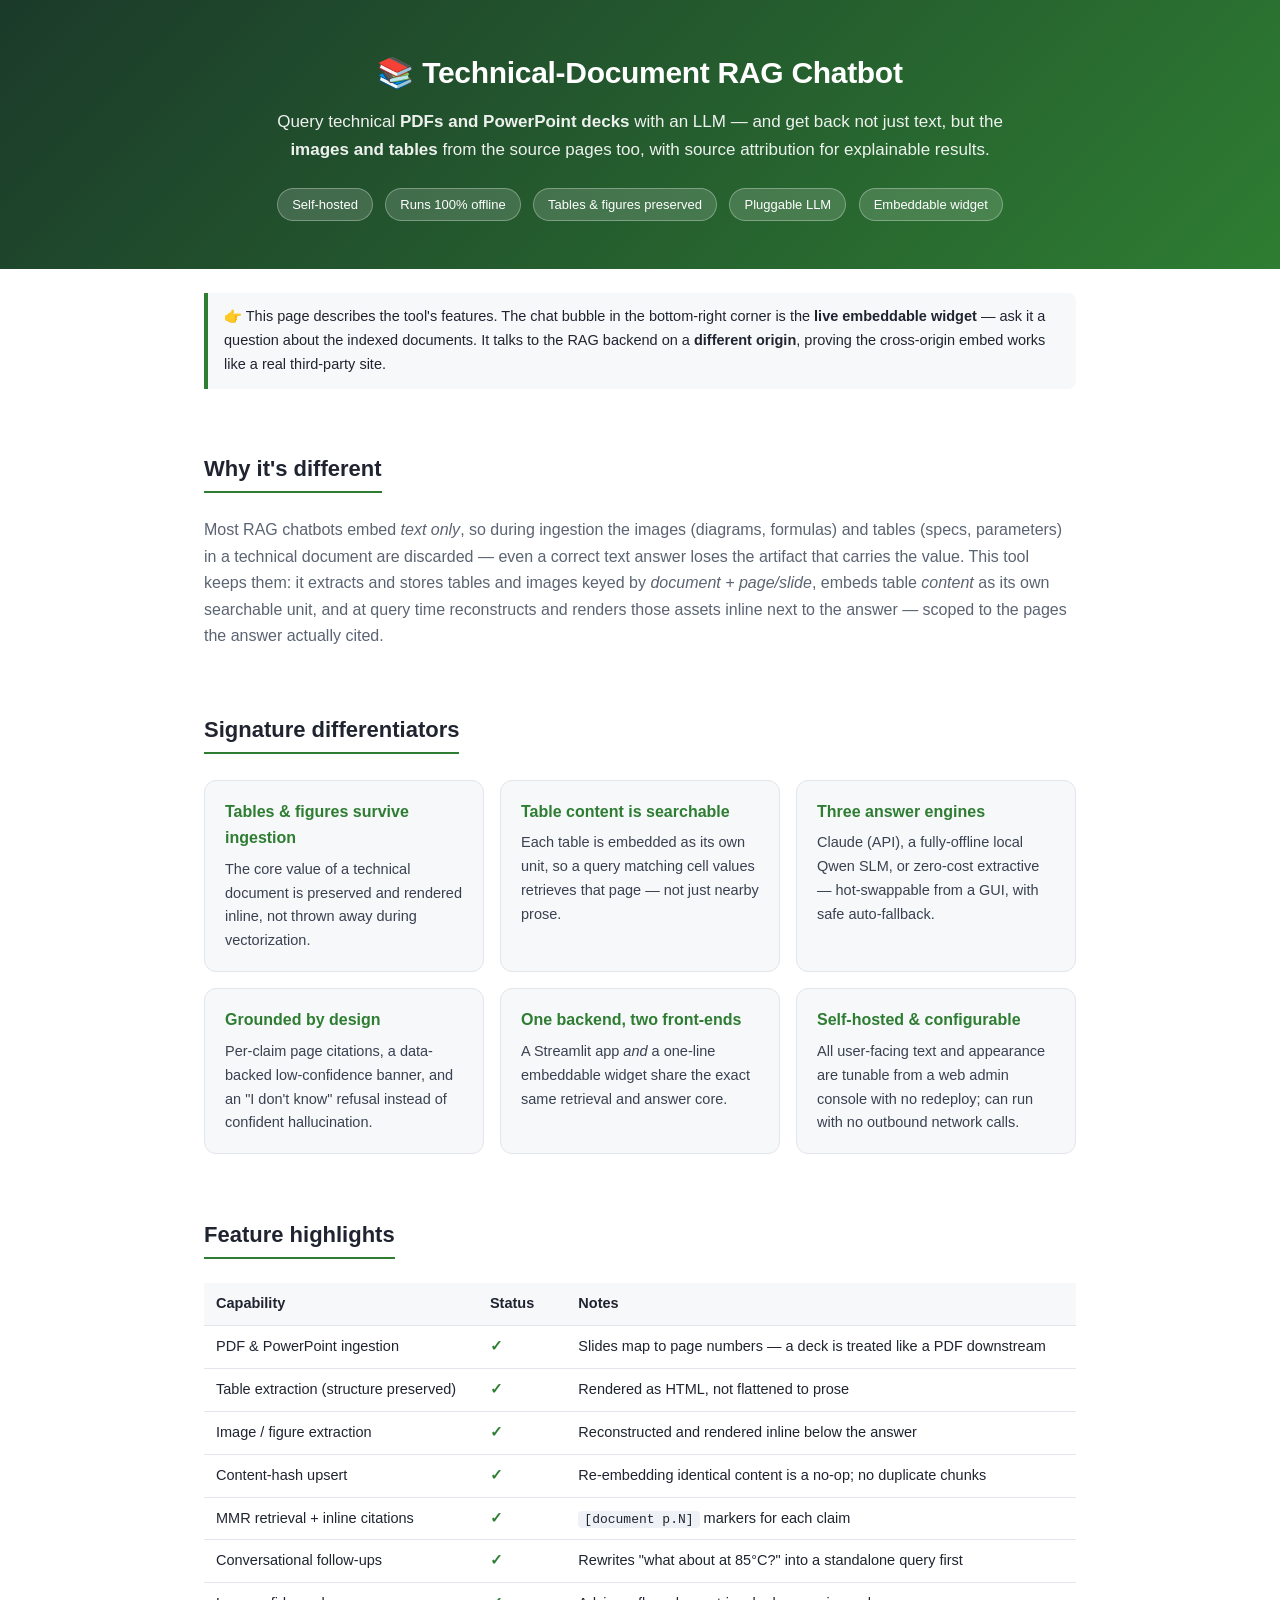
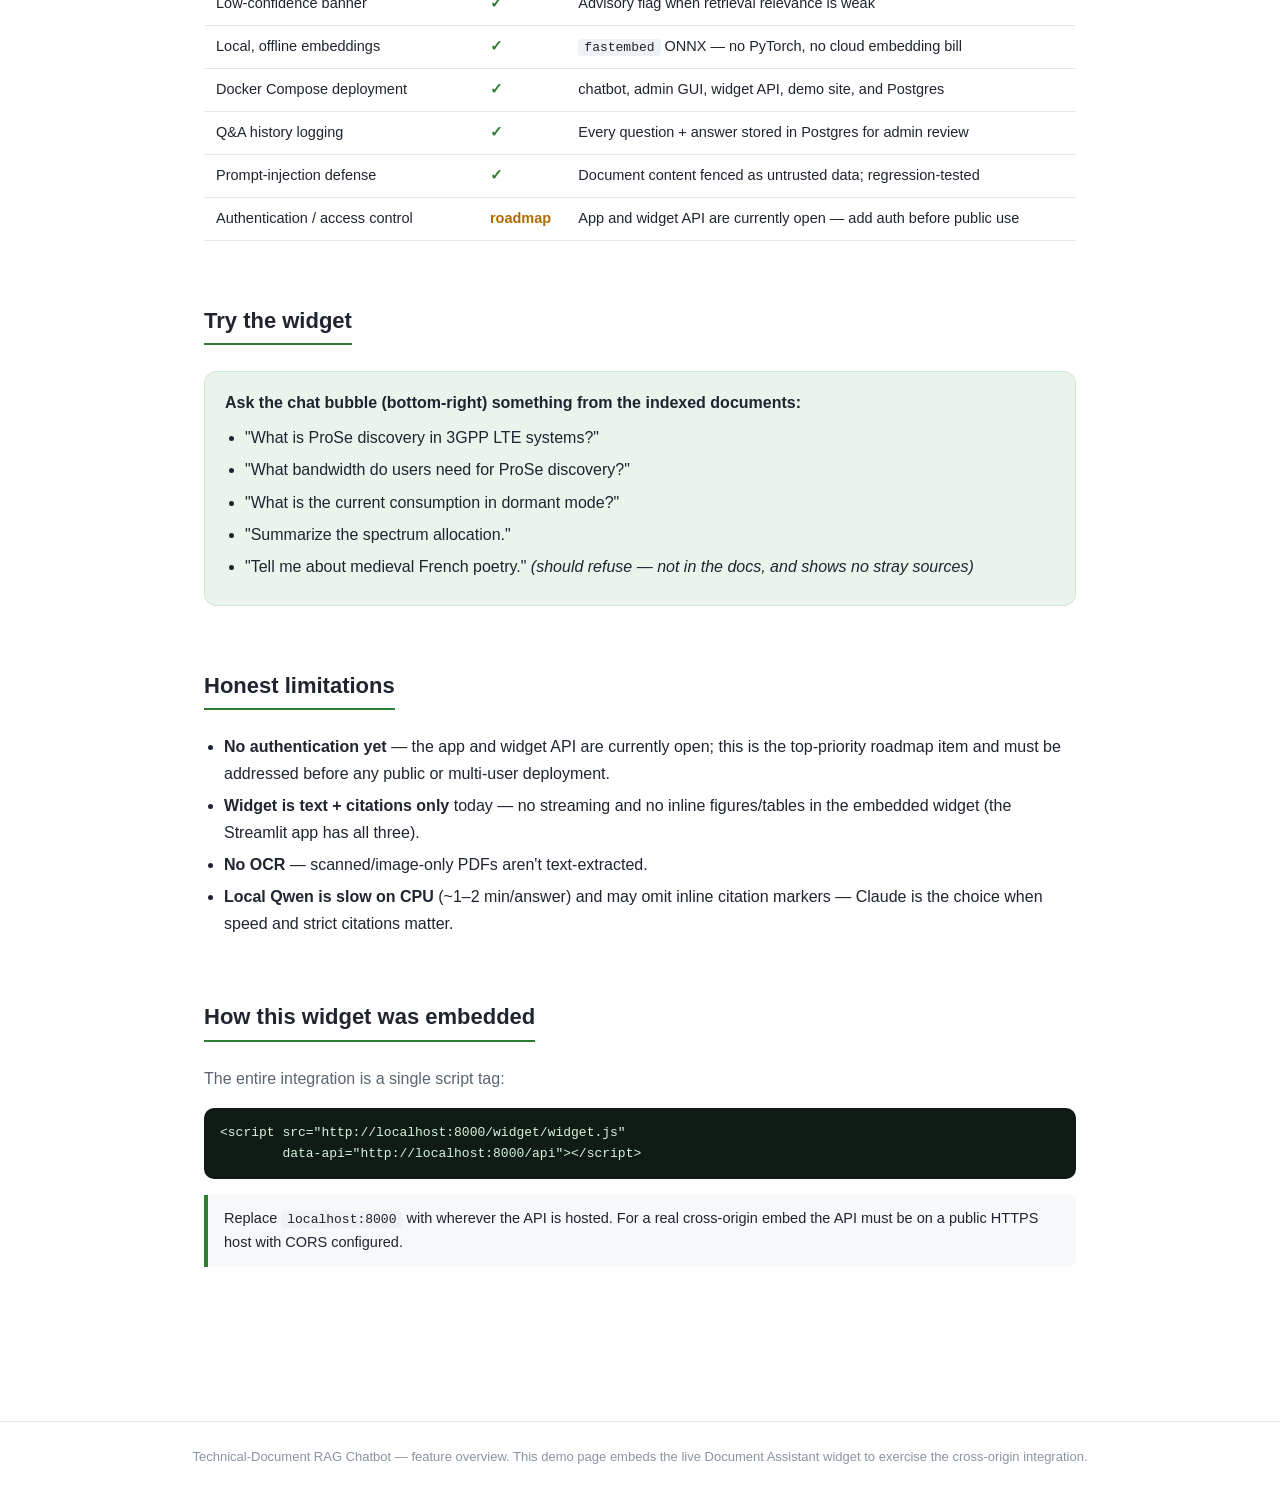
<file: demo-site/index.html>
<!DOCTYPE html>
<html lang="en">
  <head>
    <meta charset="utf-8" />
    <meta name="viewport" content="width=device-width, initial-scale=1" />
    <title>Technical-Document RAG Chatbot — Features</title>
    <style>
      :root {
        --accent: #2e7d32;
        --ink: #1f2430;
        --muted: #5b6472;
        --line: #e3e6ec;
        --bg-soft: #f6f8fa;
      }
      * { box-sizing: border-box; }
      body {
        font-family: -apple-system, Segoe UI, Roboto, Helvetica, Arial, sans-serif;
        margin: 0;
        color: var(--ink);
        line-height: 1.65;
        background: #fff;
      }
      header {
        background: linear-gradient(135deg, #1b3a2a 0%, #2e7d32 100%);
        color: #fff;
        padding: 48px 24px 44px;
        text-align: center;
      }
      header h1 { margin: 0 0 10px; font-size: 30px; letter-spacing: -0.3px; }
      header p.tagline {
        margin: 0 auto;
        max-width: 760px;
        font-size: 17px;
        opacity: 0.92;
      }
      header .pills { margin-top: 20px; }
      header .pill {
        display: inline-block;
        background: rgba(255, 255, 255, 0.15);
        border: 1px solid rgba(255, 255, 255, 0.3);
        border-radius: 999px;
        padding: 5px 14px;
        margin: 4px;
        font-size: 13px;
      }
      main { max-width: 920px; margin: 0 auto; padding: 8px 24px 140px; }
      section { margin-top: 44px; }
      h2 {
        color: var(--ink);
        font-size: 22px;
        border-bottom: 2px solid var(--accent);
        display: inline-block;
        padding-bottom: 4px;
        margin-bottom: 8px;
      }
      p.lead { color: var(--muted); font-size: 16px; }
      .grid {
        display: grid;
        grid-template-columns: repeat(auto-fit, minmax(260px, 1fr));
        gap: 16px;
        margin-top: 18px;
      }
      .card {
        border: 1px solid var(--line);
        border-radius: 12px;
        padding: 18px 20px;
        background: var(--bg-soft);
      }
      .card h3 { margin: 0 0 6px; font-size: 16px; color: var(--accent); }
      .card p { margin: 0; font-size: 14.5px; color: #3a4150; }
      table {
        width: 100%;
        border-collapse: collapse;
        margin-top: 16px;
        font-size: 14.5px;
      }
      th, td {
        text-align: left;
        padding: 9px 12px;
        border-bottom: 1px solid var(--line);
        vertical-align: top;
      }
      th { background: var(--bg-soft); color: var(--ink); }
      td.ok { color: var(--accent); font-weight: 600; white-space: nowrap; }
      td.no { color: #b26a00; font-weight: 600; white-space: nowrap; }
      ul.clean { padding-left: 20px; }
      ul.clean li { margin: 6px 0; }
      code {
        background: #eef1f6;
        padding: 1px 6px;
        border-radius: 4px;
        font-size: 13px;
      }
      pre {
        background: #0f1b14;
        color: #d6f5dd;
        padding: 14px 16px;
        border-radius: 10px;
        overflow-x: auto;
        font-size: 13px;
      }
      pre code { background: none; color: inherit; padding: 0; }
      .callout {
        border-left: 4px solid var(--accent);
        background: var(--bg-soft);
        padding: 12px 16px;
        border-radius: 0 8px 8px 0;
        margin-top: 16px;
        font-size: 14.5px;
      }
      .callout.warn { border-left-color: #b26a00; }
      .try {
        background: #eaf4ec;
        border: 1px solid #cfe6d4;
        border-radius: 12px;
        padding: 18px 20px;
        margin-top: 18px;
      }
      .try p { margin: 0 0 8px; font-weight: 600; }
      .try ul { margin: 0; }
      footer {
        color: #8a93a3;
        font-size: 13px;
        padding: 24px;
        border-top: 1px solid var(--line);
        text-align: center;
      }
    </style>
  </head>
  <body>
    <header>
      <h1>📚 Technical-Document RAG Chatbot</h1>
      <p class="tagline">
        Query technical <strong>PDFs and PowerPoint decks</strong> with an LLM — and get
        back not just text, but the <strong>images and tables</strong> from the source
        pages too, with source attribution for explainable results.
      </p>
      <div class="pills">
        <span class="pill">Self-hosted</span>
        <span class="pill">Runs 100% offline</span>
        <span class="pill">Tables &amp; figures preserved</span>
        <span class="pill">Pluggable LLM</span>
        <span class="pill">Embeddable widget</span>
      </div>
    </header>

    <main>
      <p class="callout">
        👉 This page describes the tool's features. The chat bubble in the
        bottom-right corner is the <strong>live embeddable widget</strong> — ask it a
        question about the indexed documents. It talks to the RAG backend on a
        <strong>different origin</strong>, proving the cross-origin embed works like a
        real third-party site.
      </p>

      <section>
        <h2>Why it's different</h2>
        <p class="lead">
          Most RAG chatbots embed <em>text only</em>, so during ingestion the images
          (diagrams, formulas) and tables (specs, parameters) in a technical document
          are discarded — even a correct text answer loses the artifact that carries the
          value. This tool keeps them: it extracts and stores tables and images keyed by
          <em>document + page/slide</em>, embeds table <em>content</em> as its own
          searchable unit, and at query time reconstructs and renders those assets inline
          next to the answer — scoped to the pages the answer actually cited.
        </p>
      </section>

      <section>
        <h2>Signature differentiators</h2>
        <div class="grid">
          <div class="card">
            <h3>Tables &amp; figures survive ingestion</h3>
            <p>The core value of a technical document is preserved and rendered inline,
              not thrown away during vectorization.</p>
          </div>
          <div class="card">
            <h3>Table content is searchable</h3>
            <p>Each table is embedded as its own unit, so a query matching cell values
              retrieves that page — not just nearby prose.</p>
          </div>
          <div class="card">
            <h3>Three answer engines</h3>
            <p>Claude (API), a fully-offline local Qwen SLM, or zero-cost extractive —
              hot-swappable from a GUI, with safe auto-fallback.</p>
          </div>
          <div class="card">
            <h3>Grounded by design</h3>
            <p>Per-claim page citations, a data-backed low-confidence banner, and an
              "I don't know" refusal instead of confident hallucination.</p>
          </div>
          <div class="card">
            <h3>One backend, two front-ends</h3>
            <p>A Streamlit app <em>and</em> a one-line embeddable widget share the exact
              same retrieval and answer core.</p>
          </div>
          <div class="card">
            <h3>Self-hosted &amp; configurable</h3>
            <p>All user-facing text and appearance are tunable from a web admin console
              with no redeploy; can run with no outbound network calls.</p>
          </div>
        </div>
      </section>

      <section>
        <h2>Feature highlights</h2>
        <table>
          <thead>
            <tr><th>Capability</th><th>Status</th><th>Notes</th></tr>
          </thead>
          <tbody>
            <tr><td>PDF &amp; PowerPoint ingestion</td><td class="ok">✓</td>
              <td>Slides map to page numbers — a deck is treated like a PDF downstream</td></tr>
            <tr><td>Table extraction (structure preserved)</td><td class="ok">✓</td>
              <td>Rendered as HTML, not flattened to prose</td></tr>
            <tr><td>Image / figure extraction</td><td class="ok">✓</td>
              <td>Reconstructed and rendered inline below the answer</td></tr>
            <tr><td>Content-hash upsert</td><td class="ok">✓</td>
              <td>Re-embedding identical content is a no-op; no duplicate chunks</td></tr>
            <tr><td>MMR retrieval + inline citations</td><td class="ok">✓</td>
              <td><code>[document p.N]</code> markers for each claim</td></tr>
            <tr><td>Conversational follow-ups</td><td class="ok">✓</td>
              <td>Rewrites "what about at 85°C?" into a standalone query first</td></tr>
            <tr><td>Low-confidence banner</td><td class="ok">✓</td>
              <td>Advisory flag when retrieval relevance is weak</td></tr>
            <tr><td>Local, offline embeddings</td><td class="ok">✓</td>
              <td><code>fastembed</code> ONNX — no PyTorch, no cloud embedding bill</td></tr>
            <tr><td>Docker Compose deployment</td><td class="ok">✓</td>
              <td>chatbot, admin GUI, widget API, demo site, and Postgres</td></tr>
            <tr><td>Q&amp;A history logging</td><td class="ok">✓</td>
              <td>Every question + answer stored in Postgres for admin review</td></tr>
            <tr><td>Prompt-injection defense</td><td class="ok">✓</td>
              <td>Document content fenced as untrusted data; regression-tested</td></tr>
            <tr><td>Authentication / access control</td><td class="no">roadmap</td>
              <td>App and widget API are currently open — add auth before public use</td></tr>
          </tbody>
        </table>
      </section>

      <section>
        <h2>Try the widget</h2>
        <div class="try">
          <p>Ask the chat bubble (bottom-right) something from the indexed documents:</p>
          <ul class="clean">
            <li>"What is ProSe discovery in 3GPP LTE systems?"</li>
            <li>"What bandwidth do users need for ProSe discovery?"</li>
            <li>"What is the current consumption in dormant mode?"</li>
            <li>"Summarize the spectrum allocation."</li>
            <li>"Tell me about medieval French poetry." <em>(should refuse — not in the
              docs, and shows no stray sources)</em></li>
          </ul>
        </div>
      </section>

      <section>
        <h2>Honest limitations</h2>
        <ul class="clean">
          <li><strong>No authentication yet</strong> — the app and widget API are
            currently open; this is the top-priority roadmap item and must be addressed
            before any public or multi-user deployment.</li>
          <li><strong>Widget is text + citations only</strong> today — no streaming and no
            inline figures/tables in the embedded widget (the Streamlit app has all three).</li>
          <li><strong>No OCR</strong> — scanned/image-only PDFs aren't text-extracted.</li>
          <li><strong>Local Qwen is slow on CPU</strong> (~1–2 min/answer) and may omit
            inline citation markers — Claude is the choice when speed and strict
            citations matter.</li>
        </ul>
      </section>

      <section>
        <h2>How this widget was embedded</h2>
        <p class="lead">The entire integration is a single script tag:</p>
        <pre><code>&lt;script src="http://localhost:8000/widget/widget.js"
        data-api="http://localhost:8000/api"&gt;&lt;/script&gt;</code></pre>
        <p class="callout">
          Replace <code>localhost:8000</code> with wherever the API is hosted. For a
          real cross-origin embed the API must be on a public HTTPS host with CORS
          configured.
        </p>
      </section>
    </main>

    <footer>
      Technical-Document RAG Chatbot — feature overview. This demo page embeds the live
      Document Assistant widget to exercise the cross-origin integration.
    </footer>

    <!-- ==== The embedded Document Assistant widget (one line) ==== -->
    <script
      src="http://localhost:8000/widget/widget.js"
      data-api="http://localhost:8000/api"
    ></script>
  </body>
</html>
</file>
